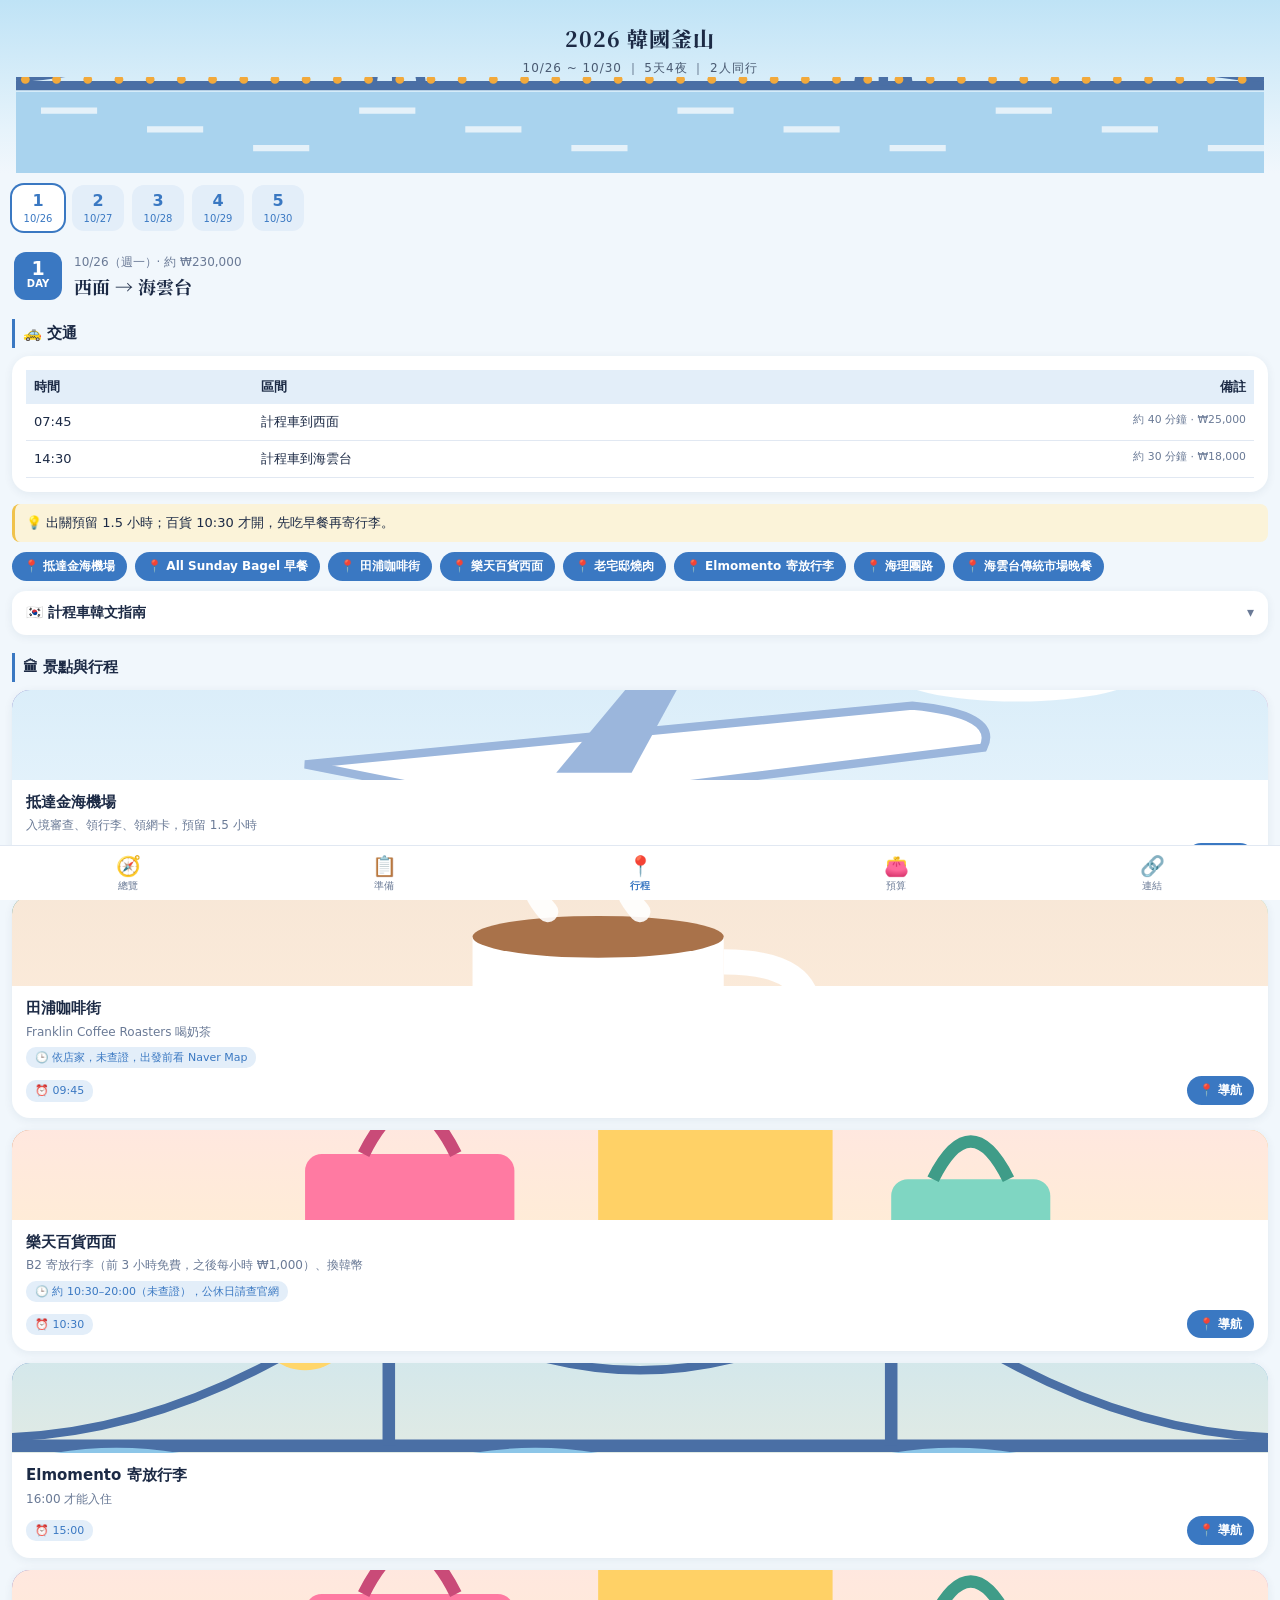
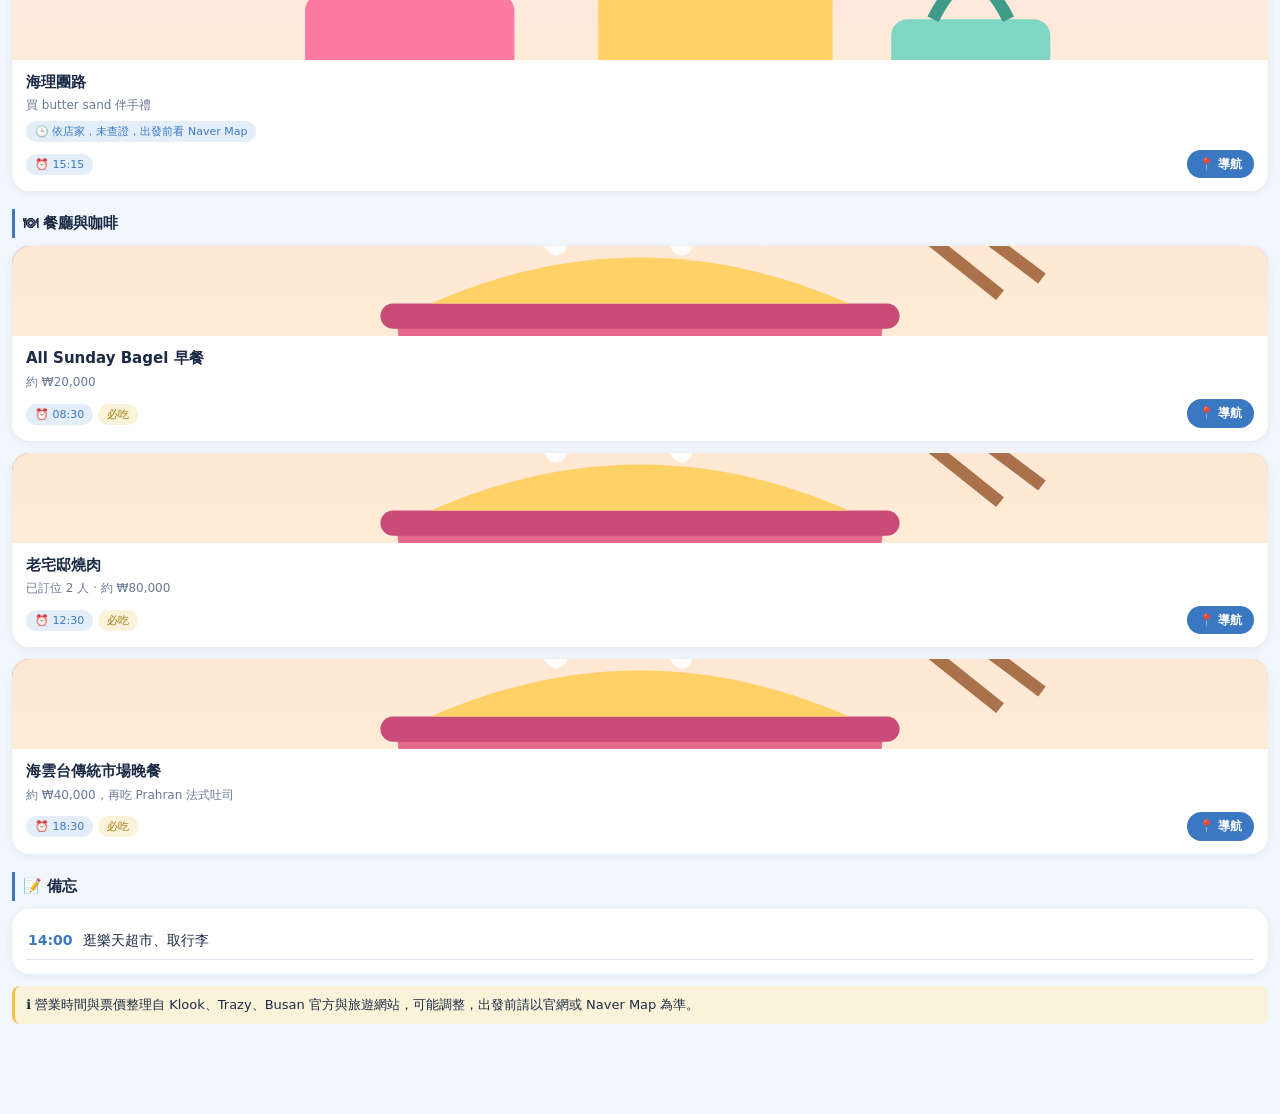
<file: index.html>
<!DOCTYPE html>
<html lang="zh-Hant"><head><meta charset="utf-8">
<meta name="viewport" content="width=device-width, initial-scale=1, viewport-fit=cover">
<title>2026 韓國釜山</title>
<link rel="stylesheet" href="https://fonts.googleapis.com/css2?family=Noto+Serif+TC:wght@600;800&display=swap">
<link rel="stylesheet" href="style.css"></head>
<body>
<header><h1>2026 韓國釜山</h1><p>10/26 ~ 10/30 ｜ 5天4夜 ｜ 2人同行</p><svg id="hv" viewBox="0 0 400 96" preserveAspectRatio="xMidYMax slice"></svg></header>

<div class="chips" id="chips">
<button class="chip" data-d="0"><b>1</b>10/26</button>
<button class="chip" data-d="1"><b>2</b>10/27</button>
<button class="chip" data-d="2"><b>3</b>10/28</button>
<button class="chip" data-d="3"><b>4</b>10/29</button>
<button class="chip" data-d="4"><b>5</b>10/30</button>
</div>

<main id="main">

<!-- 總覽 -->
<section class="tab" id="t-ov" hidden>

<div class="sec">✈️ 航班</div>
<div class="card"><h3>去程 10/26（一）真航空 LJ578</h3><div class="fl"><b>02:40</b><span>2h30m ✈</span><b>06:10</b></div><p>TPE 桃園 T1 → PUS 釜山金海</p><hr style="border:0;border-top:1px solid var(--line)"><h3>回程 10/30（五）真航空 LJ577</h3><div class="fl"><b>21:50</b><span>2h50m ✈</span><b>23:40</b></div><p>PUS 釜山金海 → TPE 桃園 T1</p></div>
<div class="sec">🏨 住宿一覽</div>
<div class="card">
<div class="li"><span>10/26–10/29（3 晚）<small>Gunam-ro 21beon-gil 6 · 入住 16:00 · 退房 11:00</small></span><b>Elmomento 海雲台</b></div>
<div class="li"><span>10/29–10/30（1 晚）<small>16:00 後入住 · 11:00 前退房</small></span><b>廣安里（待補）</b></div></div>
<div class="sec">🗺 旅行路線</div>
<div class="card">
<div class="li"><span>Day1 · 10/26</span><b>西面 → 海雲台</b></div>
<div class="li"><span>Day2 · 10/27</span><b>機張區</b></div>
<div class="li"><span>Day3 · 10/28</span><b>影島 → 南浦</b></div>
<div class="li"><span>Day4 · 10/29</span><b>新世界 → 廣安里</b></div>
<div class="li"><span>Day5 · 10/30</span><b>醫美 → 回程</b></div></div>
<div class="tip">🎫 釜山 Pass 實體票卡 48 小時 × 2（Klook JMP851357）。訂單上的 2027/8/27 是使用期限；首次入場時開始計時，建議 10/27 13:30 在 Skyline Luge 開卡，10/29 13:30 前入場 Spa Land。</div>
</section>

<!-- 準備 -->
<section class="tab" id="t-pp" hidden>

<details><summary>🛡 保險</summary><div class="kr"><span>旅平險加旅遊不便險，並確認醫美是否在保障內。</span></div></details>
<details><summary>📋 其他</summary><div class="kr"><span>入境：台灣護照至 2026/12/31 免申請 K-ETA。<br>App：Naver Map、KakaoT、Papago、Catchtable。<br>出發前查：樂天西面、新世界 10/26、10/29 公休日。</span></div></details>
<div class="card"><h3>🧳 行李清單 <span id="pt" style="float:right;font-weight:400;color:var(--sub)"></span></h3><div class="bar"><i id="pg"></i></div></div>
<details><summary>🪪 證件 & 重要物品</summary>
<label class="ck"><input type="checkbox"  data-id="pk0_0"><span>護照（效期 6 個月以上）</span></label>
<label class="ck"><input type="checkbox"  data-id="pk0_1"><span>機票與訂單截圖</span></label>
<label class="ck"><input type="checkbox"  data-id="pk0_2"><span>釜山 Pass（Klook JMP851357）</span></label>
<label class="ck"><input type="checkbox"  data-id="pk0_3"><span>Catchtable 訂位截圖</span></label>
<label class="ck"><input type="checkbox"  data-id="pk0_4"><span>信用卡、韓幣、台幣</span></label></details>
<details><summary>🔌 3C & 電子</summary>
<label class="ck"><input type="checkbox"  data-id="pk1_0"><span>eSIM 或 SIM 卡</span></label>
<label class="ck"><input type="checkbox"  data-id="pk1_1"><span>行動電源</span></label>
<label class="ck"><input type="checkbox"  data-id="pk1_2"><span>轉接頭（圓兩孔）</span></label>
<label class="ck"><input type="checkbox"  data-id="pk1_3"><span>充電線、耳機</span></label></details>
<details><summary>🧥 衣物</summary>
<label class="ck"><input type="checkbox"  data-id="pk2_0"><span>保暖外套（10–20°C）</span></label>
<label class="ck"><input type="checkbox"  data-id="pk2_1"><span>好走的鞋</span></label>
<label class="ck"><input type="checkbox"  data-id="pk2_2"><span>泳衣、毛巾（Spa Land、足浴）</span></label>
<label class="ck"><input type="checkbox"  data-id="pk2_3"><span>換洗衣物</span></label></details>
<details><summary>🧴 盥洗 & 個人用品</summary>
<label class="ck"><input type="checkbox"  data-id="pk3_0"><span>牙刷牙膏</span></label>
<label class="ck"><input type="checkbox"  data-id="pk3_1"><span>保養品、防曬</span></label>
<label class="ck"><input type="checkbox"  data-id="pk3_2"><span>口罩</span></label></details>
<details><summary>💊 藥品 & 急救</summary>
<label class="ck"><input type="checkbox"  data-id="pk4_0"><span>常備藥</span></label>
<label class="ck"><input type="checkbox"  data-id="pk4_1"><span>OK 繃</span></label>
<label class="ck"><input type="checkbox"  data-id="pk4_2"><span>腸胃藥</span></label></details>
<details><summary>🛍 其他</summary>
<label class="ck"><input type="checkbox"  data-id="pk5_0"><span>折疊購物袋（裝戰利品）</span></label>
<label class="ck"><input type="checkbox"  data-id="pk5_1"><span>退稅用的護照影本</span></label></details>
</section>

<!-- 每日行程 -->
<section class="tab" id="t-day">
<div class="day" id="d0" hidden>
<div class="dh"><div class="bd">1<small>DAY</small></div><div><span class="dt">10/26（週一）· 約 ₩230,000</span><h2>西面 → 海雲台</h2></div></div>
<div class="sec">🚕 交通</div>
<div class="card"><table>
<tr><th>時間</th><th>區間</th><th>備註</th></tr>
<tr><td>07:45</td><td>計程車到西面</td><td><small>約 40 分鐘 · ₩25,000</small></td></tr>
<tr><td>14:30</td><td>計程車到海雲台</td><td><small>約 30 分鐘 · ₩18,000</small></td></tr></table></div>
<div class="tip">💡 出關預留 1.5 小時；百貨 10:30 才開，先吃早餐再寄行李。</div>
<div class="pills"><a class="pill" href="https://www.google.com/maps/dir/?api=1&destination=Gimhae%20International%20Airport" target="_blank" rel="noopener">📍 抵達金海機場</a><a class="pill" href="https://www.google.com/maps/dir/?api=1&destination=All%20Sunday%20Bagel%20Seomyeon%20Busan" target="_blank" rel="noopener">📍 All Sunday Bagel 早餐</a><a class="pill" href="https://www.google.com/maps/dir/?api=1&destination=Jeonpo%20Cafe%20Street%20Busan" target="_blank" rel="noopener">📍 田浦咖啡街</a><a class="pill" href="https://www.google.com/maps/dir/?api=1&destination=Lotte%20Department%20Store%20Seomyeon" target="_blank" rel="noopener">📍 樂天百貨西面</a><a class="pill" href="https://www.google.com/maps/dir/?api=1&destination=Old%20Mansion%20Seomyeon%20Busan" target="_blank" rel="noopener">📍 老宅邸燒肉</a><a class="pill" href="https://www.google.com/maps/dir/?api=1&destination=Elmomento%20Haeundae%20Busan" target="_blank" rel="noopener">📍 Elmomento 寄放行李</a><a class="pill" href="https://www.google.com/maps/dir/?api=1&destination=Haerimdan-gil%20Busan" target="_blank" rel="noopener">📍 海理團路</a><a class="pill" href="https://www.google.com/maps/dir/?api=1&destination=Haeundae%20Traditional%20Market" target="_blank" rel="noopener">📍 海雲台傳統市場晚餐</a></div>
<details><summary>🇰🇷 計程車韓文指南</summary><div class="kr"><b>여기로 가 주세요.</b><span>請載我到這裡（出示地圖）</span></div><div class="kr"><b>여기서 세워 주세요.</b><span>請在這裡停車</span></div><div class="kr"><b>카드 결제 되나요?</b><span>可以刷卡嗎？</span></div><div class="kr"><b>영수증 주세요.</b><span>請給我收據</span></div><div class="kr"><b>예약했어요.</b><span>我有訂位</span></div></details>
<div class="sec">🏛 景點與行程</div>
<div class="sc"><div class="bn b1"><i data-k="plane"></i></div><div class="sb"><h3>抵達金海機場</h3><p>入境審查、領行李、領網卡，預留 1.5 小時</p><div class="row"><span><span class="ch">⏰ 06:10</span></span><a class="pill" href="https://www.google.com/maps/dir/?api=1&destination=Gimhae%20International%20Airport" target="_blank" rel="noopener">📍 導航</a></div></div></div>
<div class="sc"><div class="bn b2"><i data-k="coffee"></i></div><div class="sb"><h3>田浦咖啡街</h3><p>Franklin Coffee Roasters 喝奶茶</p><div class="ch2"><span class="ch">🕒 依店家，未查證，出發前看 Naver Map</span></div><div class="row"><span><span class="ch">⏰ 09:45</span></span><a class="pill" href="https://www.google.com/maps/dir/?api=1&destination=Jeonpo%20Cafe%20Street%20Busan" target="_blank" rel="noopener">📍 導航</a></div></div></div>
<div class="sc"><div class="bn b3"><i data-k="shop"></i></div><div class="sb"><h3>樂天百貨西面</h3><p>B2 寄放行李（前 3 小時免費，之後每小時 ₩1,000）、換韓幣</p><div class="ch2"><span class="ch">🕒 約 10:30–20:00（未查證），公休日請查官網</span></div><div class="row"><span><span class="ch">⏰ 10:30</span></span><a class="pill" href="https://www.google.com/maps/dir/?api=1&destination=Lotte%20Department%20Store%20Seomyeon" target="_blank" rel="noopener">📍 導航</a></div></div></div>
<div class="sc"><div class="bn b0"><i data-k="sea"></i></div><div class="sb"><h3>Elmomento 寄放行李</h3><p>16:00 才能入住</p><div class="row"><span><span class="ch">⏰ 15:00</span></span><a class="pill" href="https://www.google.com/maps/dir/?api=1&destination=Elmomento%20Haeundae%20Busan" target="_blank" rel="noopener">📍 導航</a></div></div></div>
<div class="sc"><div class="bn b1"><i data-k="shop"></i></div><div class="sb"><h3>海理團路</h3><p>買 butter sand 伴手禮</p><div class="ch2"><span class="ch">🕒 依店家，未查證，出發前看 Naver Map</span></div><div class="row"><span><span class="ch">⏰ 15:15</span></span><a class="pill" href="https://www.google.com/maps/dir/?api=1&destination=Haerimdan-gil%20Busan" target="_blank" rel="noopener">📍 導航</a></div></div></div>
<div class="sec">🍽 餐廳與咖啡</div>
<div class="sc"><div class="bn bf"><i data-k="food"></i></div><div class="sb"><h3>All Sunday Bagel 早餐</h3><p>約 ₩20,000</p><div class="row"><span><span class="ch">⏰ 08:30</span> <span class="ch y">必吃</span></span><a class="pill" href="https://www.google.com/maps/dir/?api=1&destination=All%20Sunday%20Bagel%20Seomyeon%20Busan" target="_blank" rel="noopener">📍 導航</a></div></div></div>
<div class="sc"><div class="bn bf"><i data-k="food"></i></div><div class="sb"><h3>老宅邸燒肉</h3><p>已訂位 2 人 · 約 ₩80,000</p><div class="row"><span><span class="ch">⏰ 12:30</span> <span class="ch y">必吃</span></span><a class="pill" href="https://www.google.com/maps/dir/?api=1&destination=Old%20Mansion%20Seomyeon%20Busan" target="_blank" rel="noopener">📍 導航</a></div></div></div>
<div class="sc"><div class="bn bf"><i data-k="food"></i></div><div class="sb"><h3>海雲台傳統市場晚餐</h3><p>約 ₩40,000，再吃 Prahran 法式吐司</p><div class="row"><span><span class="ch">⏰ 18:30</span> <span class="ch y">必吃</span></span><a class="pill" href="https://www.google.com/maps/dir/?api=1&destination=Haeundae%20Traditional%20Market" target="_blank" rel="noopener">📍 導航</a></div></div></div>
<div class="sec">📝 備忘</div>
<div class="card">
<div class="memo"><b>14:00</b><span>逛樂天超市、取行李</span></div></div>
<div class="tip">ℹ️ 營業時間與票價整理自 Klook、Trazy、Busan 官方與旅遊網站，可能調整，出發前請以官網或 Naver Map 為準。</div>
</div>

<div class="day" id="d1" hidden>
<div class="dh"><div class="bd">2<small>DAY</small></div><div><span class="dt">10/27（週二）· 約 ₩290,000</span><h2>機張區</h2></div></div>
<div class="tip">💡 13:30 Skyline Luge 開 Pass，之後 48 小時內要用完 Arte、松島纜車與 Spa Land。</div>
<div class="pills"><a class="pill" href="https://www.google.com/maps/dir/?api=1&destination=Egg%20Drop%20Haeundae" target="_blank" rel="noopener">📍 Egg Drop 或豬肉湯飯</a><a class="pill" href="https://www.google.com/maps/dir/?api=1&destination=Haedong%20Yonggungsa" target="_blank" rel="noopener">📍 海東龍宮寺</a><a class="pill" href="https://www.google.com/maps/dir/?api=1&destination=Gijang%20Market%20Busan" target="_blank" rel="noopener">📍 機張市場帝王蟹</a><a class="pill" href="https://www.google.com/maps/dir/?api=1&destination=Skyline%20Luge%20Busan" target="_blank" rel="noopener">📍 Skyline Luge</a><a class="pill" href="https://www.google.com/maps/dir/?api=1&destination=Liberta%20Gijang%20Busan" target="_blank" rel="noopener">📍 Liberta 海景咖啡</a><a class="pill" href="https://www.google.com/maps/dir/?api=1&destination=Cheongsapo%20Blueline%20Park" target="_blank" rel="noopener">📍 青沙浦 海岸列車／膠囊列車</a><a class="pill" href="https://www.google.com/maps/dir/?api=1&destination=Tiger%20Daifuku%20Mipo%20Busan" target="_blank" rel="noopener">📍 老虎冰淇淋大福</a><a class="pill" href="https://www.google.com/maps/dir/?api=1&destination=X%20the%20Sky%20Busan" target="_blank" rel="noopener">📍 X the Sky</a></div>
<details><summary>🇰🇷 計程車韓文指南</summary><div class="kr"><b>여기로 가 주세요.</b><span>請載我到這裡（出示地圖）</span></div><div class="kr"><b>여기서 세워 주세요.</b><span>請在這裡停車</span></div><div class="kr"><b>카드 결제 되나요?</b><span>可以刷卡嗎？</span></div><div class="kr"><b>영수증 주세요.</b><span>請給我收據</span></div><div class="kr"><b>예약했어요.</b><span>我有訂位</span></div></details>
<div class="sec">🏛 景點與行程</div>
<div class="sc"><div class="bn b1"><i data-k="temple"></i></div><div class="sb"><h3>海東龍宮寺</h3><p>計程車約 40 分鐘 · ₩28,000</p><div class="ch2"><span class="ch">🕒 04:30–19:20（入場至 18:50）</span><span class="ch">🎫 免費</span></div><div class="row"><span><span class="ch">⏰ 09:30</span></span><a class="pill" href="https://www.google.com/maps/dir/?api=1&destination=Haedong%20Yonggungsa" target="_blank" rel="noopener">📍 導航</a></div></div></div>
<div class="sc"><div class="bn b2"><i data-k="luge"></i></div><div class="sb"><h3>Skyline Luge</h3><p>釜山 Pass 開卡，48 小時內（到 10/29 13:30 前）要入場 Spa Land</p><div class="ch2"><span class="ch">🕒 10:00–19:00（售票至 18:30）</span><span class="ch">🎫 2 趟 ₩28,000 起</span><span class="ch y">Pass 免費</span></div><div class="row"><span><span class="ch">⏰ 13:30</span></span><a class="pill" href="https://www.google.com/maps/dir/?api=1&destination=Skyline%20Luge%20Busan" target="_blank" rel="noopener">📍 導航</a></div></div></div>
<div class="sc"><div class="bn b3"><i data-k="train"></i></div><div class="sb"><h3>青沙浦 海岸列車／膠囊列車</h3><p>到尾浦站 · Pass 含海岸列車（膠囊列車請現場確認）</p><div class="ch2"><span class="ch">🕒 09:30 起，末班依季節</span><span class="ch">🎫 海岸列車單程 ₩7,000 起</span><span class="ch y">Pass 免費</span></div><div class="row"><span><span class="ch">⏰ 17:00</span></span><a class="pill" href="https://www.google.com/maps/dir/?api=1&destination=Cheongsapo%20Blueline%20Park" target="_blank" rel="noopener">📍 導航</a></div></div></div>
<div class="sc"><div class="bn b0"><i data-k="sky"></i></div><div class="sb"><h3>X the Sky</h3><p>選配</p><div class="ch2"><span class="ch">🕒 10:00–21:00（售票至 20:30）</span><span class="ch">🎫 約 US$20／人</span><span class="ch y">Pass 免費</span></div><div class="row"><span><span class="ch">⏰ 18:30</span></span><a class="pill" href="https://www.google.com/maps/dir/?api=1&destination=X%20the%20Sky%20Busan" target="_blank" rel="noopener">📍 導航</a></div></div></div>
<div class="sec">🍽 餐廳與咖啡</div>
<div class="sc"><div class="bn bf"><i data-k="food"></i></div><div class="sb"><h3>Egg Drop 或豬肉湯飯</h3><p>約 ₩15,000</p><div class="row"><span><span class="ch">⏰ 08:30</span> <span class="ch y">必吃</span></span><a class="pill" href="https://www.google.com/maps/dir/?api=1&destination=Egg%20Drop%20Haeundae" target="_blank" rel="noopener">📍 導航</a></div></div></div>
<div class="sc"><div class="bn bf"><i data-k="food"></i></div><div class="sb"><h3>機張市場帝王蟹</h3><p>約 ₩120,000（時價）</p><div class="row"><span><span class="ch">⏰ 11:00</span> <span class="ch y">必吃</span></span><a class="pill" href="https://www.google.com/maps/dir/?api=1&destination=Gijang%20Market%20Busan" target="_blank" rel="noopener">📍 導航</a></div></div></div>
<div class="sc"><div class="bn bf"><i data-k="coffee"></i></div><div class="sb"><h3>Liberta 海景咖啡</h3><p>約 ₩20,000</p><div class="row"><span><span class="ch">⏰ 15:45</span> <span class="ch y">必吃</span></span><a class="pill" href="https://www.google.com/maps/dir/?api=1&destination=Liberta%20Gijang%20Busan" target="_blank" rel="noopener">📍 導航</a></div></div></div>
<div class="sc"><div class="bn bf"><i data-k="food"></i></div><div class="sb"><h3>老虎冰淇淋大福</h3><p>尾浦站</p><div class="row"><span><span class="ch">⏰ 17:45</span> <span class="ch y">必吃</span></span><a class="pill" href="https://www.google.com/maps/dir/?api=1&destination=Tiger%20Daifuku%20Mipo%20Busan" target="_blank" rel="noopener">📍 導航</a></div></div></div>
<div class="sec">📝 備忘</div>
<div class="card">
<div class="memo"><b>15:00</b><span>韓版灌籃高手平交道<small style="display:block;color:var(--sub)">確切位置請自行補上</small></span></div>
<div class="memo"><b>19:30</b><span>晚餐自選<small style="display:block;color:var(--sub)">約 ₩50,000</small></span></div></div>
<div class="tip">ℹ️ 營業時間與票價整理自 Klook、Trazy、Busan 官方與旅遊網站，可能調整，出發前請以官網或 Naver Map 為準。</div>
</div>

<div class="day" id="d2" hidden>
<div class="dh"><div class="bd">3<small>DAY</small></div><div><span class="dt">10/28（週三）· 約 ₩250,000</span><h2>影島 → 南浦</h2></div></div>
<div class="sec">🚕 交通</div>
<div class="card"><table>
<tr><th>時間</th><th>區間</th><th>備註</th></tr>
<tr><td>09:30</td><td>計程車到影島</td><td><small>約 50 分鐘 · ₩30,000</small></td></tr></table></div>
<div class="tip">💡 Arte Museum 建議先訂時段；松島纜車要在日落前到。</div>
<div class="pills"><a class="pill" href="https://www.google.com/maps/dir/?api=1&destination=Egg%20Drop%20Haeundae" target="_blank" rel="noopener">📍 Egg Drop 海雲台店</a><a class="pill" href="https://www.google.com/maps/dir/?api=1&destination=Arte%20Museum%20Busan" target="_blank" rel="noopener">📍 Arte Museum</a><a class="pill" href="https://www.google.com/maps/dir/?api=1&destination=Huinnyeoul%20Culture%20Village" target="_blank" rel="noopener">📍 白淺灘文化村</a><a class="pill" href="https://www.google.com/maps/dir/?api=1&destination=Huinnyeoul%20Foot%20Bath%20Cafe%20Busan" target="_blank" rel="noopener">📍 白淺灘足浴咖啡</a><a class="pill" href="https://www.google.com/maps/dir/?api=1&destination=Songdo%20Cable%20Car%20Busan" target="_blank" rel="noopener">📍 松島纜車看夕陽</a><a class="pill" href="https://www.google.com/maps/dir/?api=1&destination=Lisin%20Hanwoo%20Busan" target="_blank" rel="noopener">📍 Lisin 韓牛晚餐</a><a class="pill" href="https://www.google.com/maps/dir/?api=1&destination=BIFF%20Square%20Busan" target="_blank" rel="noopener">📍 BIFF 廣場＋樂天超市</a><a class="pill" href="https://www.google.com/maps/dir/?api=1&destination=Yeongdo%20Pojangmacha%20Busan" target="_blank" rel="noopener">📍 影島布帳馬車</a></div>
<details><summary>🇰🇷 計程車韓文指南</summary><div class="kr"><b>여기로 가 주세요.</b><span>請載我到這裡（出示地圖）</span></div><div class="kr"><b>여기서 세워 주세요.</b><span>請在這裡停車</span></div><div class="kr"><b>카드 결제 되나요?</b><span>可以刷卡嗎？</span></div><div class="kr"><b>영수증 주세요.</b><span>請給我收據</span></div><div class="kr"><b>예약했어요.</b><span>我有訂位</span></div></details>
<div class="sec">🏛 景點與行程</div>
<div class="sc"><div class="bn b1"><i data-k="museum"></i></div><div class="sb"><h3>Arte Museum</h3><p>Pass 免費（平日票價 ₩19,000／人）</p><div class="ch2"><span class="ch">🕒 10:00–20:00（最後入場 19:00）</span><span class="ch">🎫 平日 ₩19,000／人</span><span class="ch y">Pass 免費</span></div><div class="row"><span><span class="ch">⏰ 10:30</span></span><a class="pill" href="https://www.google.com/maps/dir/?api=1&destination=Arte%20Museum%20Busan" target="_blank" rel="noopener">📍 導航</a></div></div></div>
<div class="sc"><div class="bn b2"><i data-k="village"></i></div><div class="sb"><h3>白淺灘文化村</h3><div class="ch2"><span class="ch">🕒 全天開放</span><span class="ch">🎫 免費</span></div><div class="row"><span><span class="ch">⏰ 13:00</span></span><a class="pill" href="https://www.google.com/maps/dir/?api=1&destination=Huinnyeoul%20Culture%20Village" target="_blank" rel="noopener">📍 導航</a></div></div></div>
<div class="sc"><div class="bn b3"><i data-k="cable"></i></div><div class="sb"><h3>松島纜車看夕陽</h3><p>Pass 免費 · 日落約 17:45</p><div class="ch2"><span class="ch">🕒 秋季約 09:00–21:00（依天氣）</span><span class="ch">🎫 來回 ₩30,000 起</span><span class="ch y">Pass 免費</span></div><div class="row"><span><span class="ch">⏰ 16:30</span></span><a class="pill" href="https://www.google.com/maps/dir/?api=1&destination=Songdo%20Cable%20Car%20Busan" target="_blank" rel="noopener">📍 導航</a></div></div></div>
<div class="sc"><div class="bn b0"><i data-k="shop"></i></div><div class="sb"><h3>BIFF 廣場＋樂天超市</h3><div class="ch2"><span class="ch">🕒 依店家，未查證，出發前看 Naver Map</span></div><div class="row"><span><span class="ch">⏰ 20:00</span></span><a class="pill" href="https://www.google.com/maps/dir/?api=1&destination=BIFF%20Square%20Busan" target="_blank" rel="noopener">📍 導航</a></div></div></div>
<div class="sec">🍽 餐廳與咖啡</div>
<div class="sc"><div class="bn bf"><i data-k="food"></i></div><div class="sb"><h3>Egg Drop 海雲台店</h3><p>約 ₩15,000</p><div class="row"><span><span class="ch">⏰ 08:30</span> <span class="ch y">必吃</span></span><a class="pill" href="https://www.google.com/maps/dir/?api=1&destination=Egg%20Drop%20Haeundae" target="_blank" rel="noopener">📍 導航</a></div></div></div>
<div class="sc"><div class="bn bf"><i data-k="coffee"></i></div><div class="sb"><h3>白淺灘足浴咖啡</h3><p>約 ₩25,000</p><div class="row"><span><span class="ch">⏰ 14:30</span> <span class="ch y">必吃</span></span><a class="pill" href="https://www.google.com/maps/dir/?api=1&destination=Huinnyeoul%20Foot%20Bath%20Cafe%20Busan" target="_blank" rel="noopener">📍 導航</a></div></div></div>
<div class="sc"><div class="bn bf"><i data-k="food"></i></div><div class="sb"><h3>Lisin 韓牛晚餐</h3><p>約 ₩100,000</p><div class="row"><span><span class="ch">⏰ 18:30</span> <span class="ch y">必吃</span></span><a class="pill" href="https://www.google.com/maps/dir/?api=1&destination=Lisin%20Hanwoo%20Busan" target="_blank" rel="noopener">📍 導航</a></div></div></div>
<div class="sc"><div class="bn bf"><i data-k="food"></i></div><div class="sb"><h3>影島布帳馬車</h3><div class="row"><span><span class="ch">⏰ 21:00</span> <span class="ch y">必吃</span></span><a class="pill" href="https://www.google.com/maps/dir/?api=1&destination=Yeongdo%20Pojangmacha%20Busan" target="_blank" rel="noopener">📍 導航</a></div></div></div>
<div class="tip">ℹ️ 營業時間與票價整理自 Klook、Trazy、Busan 官方與旅遊網站，可能調整，出發前請以官網或 Naver Map 為準。</div>
</div>

<div class="day" id="d3" hidden>
<div class="dh"><div class="bd">4<small>DAY</small></div><div><span class="dt">10/29（週四）· 約 ₩200,000（不含購物）</span><h2>新世界 → 廣安里</h2></div></div>
<div class="sec">🚕 交通</div>
<div class="card"><table>
<tr><th>時間</th><th>區間</th><th>備註</th></tr>
<tr><td>18:30</td><td>計程車到廣安里</td><td><small>約 ₩12,000，16:00 後可入住</small></td></tr></table></div>
<div class="tip">💡 Pass 約在 13:30 到期，要先入場 Spa Land，所以先去 Spa Land 再逛新世界。</div>
<div class="pills"><a class="pill" href="https://www.google.com/maps/dir/?api=1&destination=Raynes%20Busan" target="_blank" rel="noopener">📍 Raynes 早餐</a><a class="pill" href="https://www.google.com/maps/dir/?api=1&destination=%E8%B1%9A%E7%AC%91%20Busan" target="_blank" rel="noopener">📍 豚笑</a><a class="pill" href="https://www.google.com/maps/dir/?api=1&destination=Shinsegae%20Centum%20City" target="_blank" rel="noopener">📍 新世界 Centum City</a><a class="pill" href="https://www.google.com/maps/dir/?api=1&destination=Spa%20Land%20Centum%20City" target="_blank" rel="noopener">📍 Spa Land 汗蒸幕</a><a class="pill" href="https://www.google.com/maps/dir/?api=1&destination=Gwangalli%20Beach" target="_blank" rel="noopener">📍 計程車到廣安里</a><a class="pill" href="https://www.google.com/maps/dir/?api=1&destination=Gwangalli%20Beach" target="_blank" rel="noopener">📍 廣安里夜景＋晚餐</a></div>
<details><summary>🇰🇷 計程車韓文指南</summary><div class="kr"><b>여기로 가 주세요.</b><span>請載我到這裡（出示地圖）</span></div><div class="kr"><b>여기서 세워 주세요.</b><span>請在這裡停車</span></div><div class="kr"><b>카드 결제 되나요?</b><span>可以刷卡嗎？</span></div><div class="kr"><b>영수증 주세요.</b><span>請給我收據</span></div><div class="kr"><b>예약했어요.</b><span>我有訂位</span></div></details>
<div class="sec">🏛 景點與行程</div>
<div class="sc"><div class="bn b1"><i data-k="shop"></i></div><div class="sb"><h3>新世界 Centum City</h3><p>計程車約 ₩15,000，B2 免費置物櫃寄放行李</p><div class="ch2"><span class="ch">🕒 約 10:30–20:00（未查證），公休日請查官網</span></div><div class="row"><span><span class="ch">⏰ 12:30</span></span><a class="pill" href="https://www.google.com/maps/dir/?api=1&destination=Shinsegae%20Centum%20City" target="_blank" rel="noopener">📍 導航</a></div></div></div>
<div class="sc"><div class="bn b2"><i data-k="spa"></i></div><div class="sb"><h3>Spa Land 汗蒸幕</h3><p>Pass 免費 4 小時（須在 Pass 到期前入場），超時每小時約 ₩5,000</p><div class="ch2"><span class="ch">🕒 09:00–22:00（最後入場 21:00）</span><span class="ch">🎫 約 ₩18,000／4 小時（估）</span><span class="ch y">Pass 免費</span></div><div class="row"><span><span class="ch">⏰ 13:00</span></span><a class="pill" href="https://www.google.com/maps/dir/?api=1&destination=Spa%20Land%20Centum%20City" target="_blank" rel="noopener">📍 導航</a></div></div></div>
<div class="sec">🍽 餐廳與咖啡</div>
<div class="sc"><div class="bn bf"><i data-k="food"></i></div><div class="sb"><h3>Raynes 早餐（選配）</h3><p>10:00 開，若趕不上候位就略過</p><div class="row"><span><span class="ch">⏰ 10:00</span> <span class="ch y">必吃</span></span><a class="pill" href="https://www.google.com/maps/dir/?api=1&destination=Raynes%20Busan" target="_blank" rel="noopener">📍 導航</a></div></div></div>
<div class="sc"><div class="bn bf"><i data-k="food"></i></div><div class="sb"><h3>豚笑</h3><p>Catchtable 候位 2 人 · 約 ₩40,000</p><div class="row"><span><span class="ch">⏰ 11:10</span> <span class="ch y">必吃</span></span><a class="pill" href="https://www.google.com/maps/dir/?api=1&destination=%E8%B1%9A%E7%AC%91%20Busan" target="_blank" rel="noopener">📍 導航</a></div></div></div>
<div class="sc"><div class="bn bf"><i data-k="food"></i></div><div class="sb"><h3>廣安里夜景＋晚餐</h3><p>約 ₩50,000</p><div class="row"><span><span class="ch">⏰ 19:30</span> <span class="ch y">必吃</span></span><a class="pill" href="https://www.google.com/maps/dir/?api=1&destination=Gwangalli%20Beach" target="_blank" rel="noopener">📍 導航</a></div></div></div>
<div class="sec">📝 備忘</div>
<div class="card">
<div class="memo"><b>10:30</b><span>退房<small style="display:block;color:var(--sub)">順路買 Seagull Sand 伴手禮</small></span></div>
<div class="memo"><b>16:30</b><span>新世界逛街<small style="display:block;color:var(--sub)">3F 外國人服務中心辦會員卡（帶護照）；B2 潮牌區；1F Shack Shack；Mega Coffee；3F 退稅</small></span></div></div>
<div class="tip">ℹ️ 營業時間與票價整理自 Klook、Trazy、Busan 官方與旅遊網站，可能調整，出發前請以官網或 Naver Map 為準。</div>
</div>

<div class="day" id="d4" hidden>
<div class="dh"><div class="bd">5<small>DAY</small></div><div><span class="dt">10/30（週五）· 約 ₩120,000（不含醫美、購物）</span><h2>醫美 → 回程</h2></div></div>
<div class="sec">🚕 交通</div>
<div class="card"><table>
<tr><th>時間</th><th>區間</th><th>備註</th></tr>
<tr><td>09:15</td><td>計程車到 Midam clinic</td><td><small>約 ₩15,000（地址待補）</small></td></tr>
<tr><td>13:00</td><td>計程車到新世界</td><td><small>約 ₩20,000，B2 寄放行李</small></td></tr>
<tr><td>18:15</td><td>取行李，計程車到機場</td><td><small>約 ₩28,000</small></td></tr></table></div>
<div class="tip">💡 醫美前先確認地址與時間；行李先帶著，看診後寄放新世界。</div>
<div class="pills"><a class="pill" href="https://www.google.com/maps/dir/?api=1&destination=Midam%20clinic%20Busan" target="_blank" rel="noopener">📍 計程車到 Midam clinic</a><a class="pill" href="https://www.google.com/maps/dir/?api=1&destination=Shinsegae%20Centum%20City" target="_blank" rel="noopener">📍 計程車到新世界</a><a class="pill" href="https://www.google.com/maps/dir/?api=1&destination=Gimhae%20International%20Airport" target="_blank" rel="noopener">📍 取行李，計程車到機場</a></div>
<details><summary>🇰🇷 計程車韓文指南</summary><div class="kr"><b>여기로 가 주세요.</b><span>請載我到這裡（出示地圖）</span></div><div class="kr"><b>여기서 세워 주세요.</b><span>請在這裡停車</span></div><div class="kr"><b>카드 결제 되나요?</b><span>可以刷卡嗎？</span></div><div class="kr"><b>영수증 주세요.</b><span>請給我收據</span></div><div class="kr"><b>예약했어요.</b><span>我有訂位</span></div></details>
<div class="sec">📝 備忘</div>
<div class="card">
<div class="memo"><b>08:30</b><span>退房、早餐<small style="display:block;color:var(--sub)">行李隨身帶 · 約 ₩15,000</small></span></div>
<div class="memo"><b>10:00</b><span>醫美看診<small style="display:block;color:var(--sub)">預留 2–3 小時</small></span></div>
<div class="memo"><b>13:30</b><span>Shack Shack、Mega Coffee、補貨<small style="display:block;color:var(--sub)">11:00 記得查要不要搶 Catchtable 號碼牌</small></span></div>
<div class="memo"><b>21:50</b><span>真航空 LJ577 起飛<small style="display:block;color:var(--sub)">23:40 抵達桃園 T1</small></span></div></div>
<div class="tip">ℹ️ 營業時間與票價整理自 Klook、Trazy、Busan 官方與旅遊網站，可能調整，出發前請以官網或 Naver Map 為準。</div>
</div>
</section>

<!-- 預算 -->
<section class="tab" id="t-bg" hidden>

<div class="sec">🏨 住宿</div>
<div class="card">
<div class="li"><span>10/26–10/29（3 晚）Elmomento<small>10/20 扣款</small></span><b>待補</b></div>
<div class="li"><span>10/29–10/30（1 晚）廣安里</span><b>待補</b></div></div>
<div class="sec">🍽🚕 每日餐飲與交通（估）</div>
<div class="card">
<div class="li"><span>Day1 · 西面 → 海雲台</span><b>₩230,000<small>NT$5,111</small></b></div>
<div class="li"><span>Day2 · 機張區</span><b>₩290,000<small>NT$6,444</small></b></div>
<div class="li"><span>Day3 · 影島 → 南浦</span><b>₩250,000<small>NT$5,556</small></b></div>
<div class="li"><span>Day4 · 新世界 → 廣安里</span><b>₩200,000<small>NT$4,444</small></b></div>
<div class="li"><span>Day5 · 醫美 → 回程</span><b>₩120,000<small>NT$2,667</small></b></div>
<div class="li tot"><span>小計</span><b>₩1,090,000<small>約 NT$24,222</small></b></div></div>
<div class="tip">以 ₩45 ≈ NT$1 粗估，不含機票、住宿、購物、醫美。</div>
</section>

<!-- 連結 -->
<section class="tab" id="t-ln" hidden>

<div class="sec">🔗 常用連結</div>
<div class="card">
<div class="pills"><a class="pill o" href="https://map.naver.com" target="_blank" rel="noopener">Naver Map</a><a class="pill o" href="https://maps.google.com" target="_blank" rel="noopener">Google Maps</a><a class="pill o" href="https://papago.naver.com" target="_blank" rel="noopener">Papago 翻譯</a><a class="pill o" href="https://www.catchtable.net" target="_blank" rel="noopener">Catchtable</a><a class="pill o" href="https://www.klook.com" target="_blank" rel="noopener">Klook 訂單</a><a class="pill o" href="https://www.k-eta.go.kr" target="_blank" rel="noopener">K-ETA</a></div></div>
</section>

</main>

<nav id="nav">
<button data-t="ov"><i>🧭</i>總覽</button>
<button data-t="pp"><i>📋</i>準備</button>
<button data-t="day"><i>📍</i>行程</button>
<button data-t="bg"><i>👛</i>預算</button>
<button data-t="ln"><i>🔗</i>連結</button>
</nav>
<script src="script.js"></script></body></html>
</file>
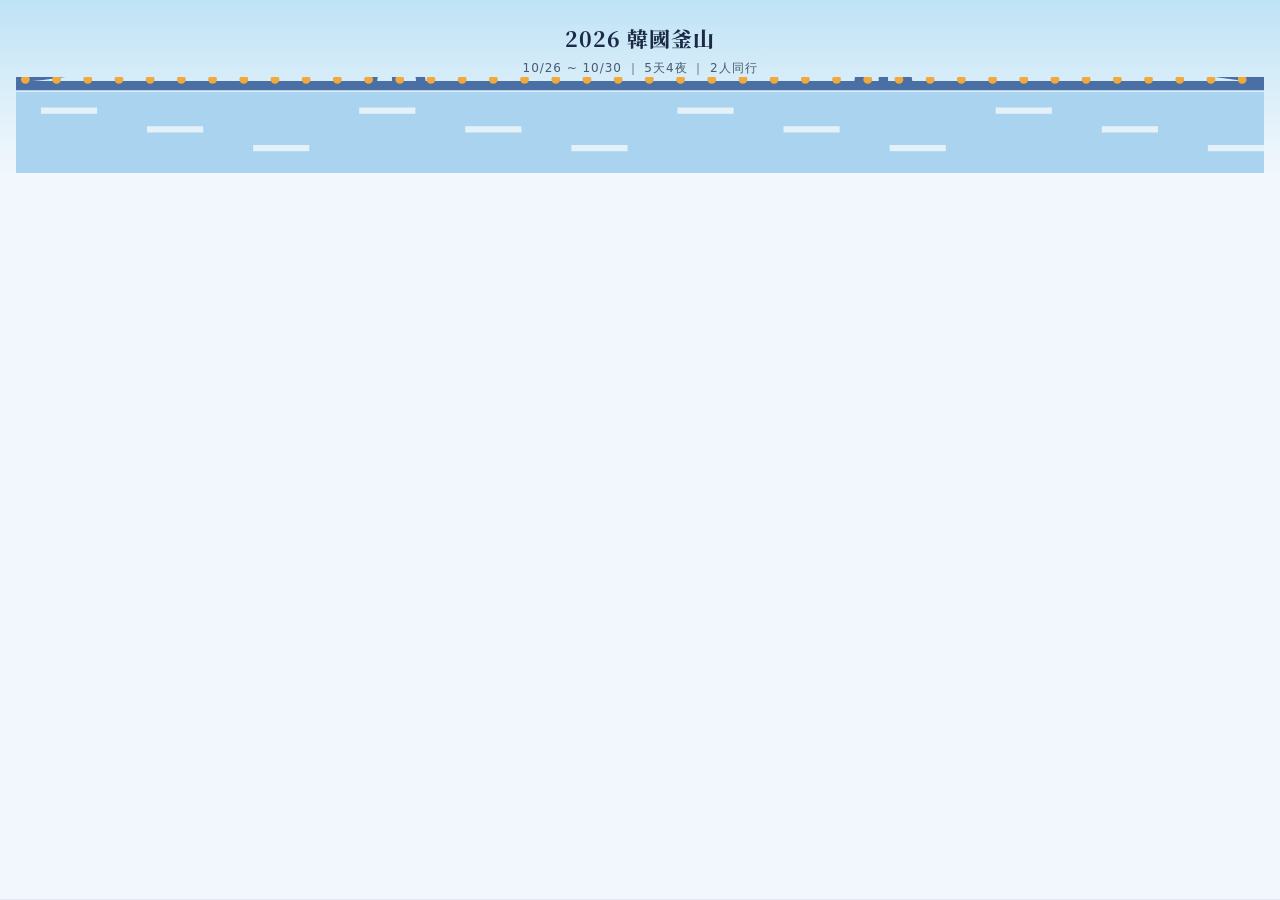
<file: index2.html>
<!DOCTYPE html>
<html lang="zh-Hant"><head><meta charset="utf-8">
<meta name="viewport" content="width=device-width, initial-scale=1, viewport-fit=cover">
<title>2026 韓國釜山</title>
<link rel="stylesheet" href="https://fonts.googleapis.com/css2?family=Noto+Serif+TC:wght@600;800&display=swap">
<link rel="stylesheet" href="style.css"></head>
<body>
<header><h1>2026 韓國釜山</h1><p>10/26 ~ 10/30 ｜ 5天4夜 ｜ 2人同行</p><svg id="hv" viewBox="0 0 400 96" preserveAspectRatio="xMidYMax slice"></svg></header>
<div class="chips" id="chips"></div>
<main id="main"></main>
<nav id="nav"></nav>
<script src="script.js"></script></body></html>
</file>
<file: style.css>
:root{box-sizing:border-box;padding-top:env(safe-area-inset-top,0px);--bg:#f1f7fc;--card:#fff;--ink:#1c2a45;--sub:#6a7a96;--blue:#3a78c2;--soft:#e3eef9;--tip:#fbf3d9;--bar:#f0c24b;--line:#e1e8f2}
html{scroll-padding-top:env(safe-area-inset-top,0px)}
*{box-sizing:border-box}
body{margin:0;background:var(--bg);color:var(--ink);font-family:"Noto Sans TC","PingFang TC","Microsoft JhengHei",system-ui,sans-serif;font-size:14px;line-height:1.55;padding-bottom:calc(74px + env(safe-area-inset-bottom,0px))}
header{background:linear-gradient(#bfe3f6,#e6f3fb 75%,#f1f7fc);color:#1c2a45;text-align:center;padding:22px 16px 0;overflow:hidden}
header h1{margin:0;font-family:"Noto Serif TC",serif;font-size:21px;font-weight:800;letter-spacing:.05em}
header p{margin:4px 0 0;font-size:12px;opacity:.75;letter-spacing:.08em}
#hv{display:block;width:100%;height:96px}
.chips{display:flex;gap:8px;overflow-x:auto;padding:12px 12px 4px;scrollbar-width:none}
.chip{flex:0 0 auto;width:52px;border:0;background:var(--soft);color:var(--blue);border-radius:12px;padding:6px 0;font:inherit;font-size:10px;line-height:1.3}
.chip b{display:block;font-size:16px}
.chip.on{background:var(--card);box-shadow:0 0 0 2px var(--blue)}
main{padding:6px 12px}
.dh{display:flex;gap:12px;align-items:center;margin:10px 2px 6px}
.bd{width:48px;height:48px;border-radius:12px;background:var(--blue);color:#fff;text-align:center;font-weight:800;font-size:19px;line-height:1.05;padding-top:7px}
.bd small{display:block;font-size:10px}
.dt{color:var(--sub);font-size:12px}
h2{margin:0;font-family:"Noto Serif TC",serif;font-size:18px}
.sec{border-left:3px solid var(--blue);padding:3px 0 3px 8px;margin:18px 0 8px;font-weight:700;font-size:15px}
.card{background:var(--card);border-radius:18px;padding:14px;margin-bottom:12px;box-shadow:0 2px 10px rgba(30,50,90,.07)}
.card h3{margin:0 0 6px;font-size:15px}
.card p{margin:3px 0;color:var(--sub)}
table{width:100%;border-collapse:collapse;font-size:13px}
th{background:var(--soft);color:var(--ink);text-align:left;padding:7px 8px}
td{padding:8px;border-bottom:1px solid var(--line);vertical-align:top}
td small{display:block;color:var(--sub)}
tr td:last-child,tr th:last-child{text-align:right}
.tip{background:var(--tip);border-left:3px solid var(--bar);border-radius:8px;padding:9px 11px;margin:10px 0;font-size:13px}
.pills{display:flex;flex-wrap:wrap;gap:8px;margin:10px 0}
.pill{display:inline-block;background:var(--blue);color:#fff;text-decoration:none;border-radius:20px;padding:5px 12px;font-size:12px;font-weight:600}
.pill.o{background:none;border:1.5px solid var(--blue);color:var(--blue)}
details{background:var(--card);border-radius:14px;padding:11px 14px;margin-bottom:10px;box-shadow:0 2px 10px rgba(30,50,90,.07)}
summary{font-weight:700;cursor:pointer;list-style:none;display:flex;justify-content:space-between}
summary::after{content:"▾";color:var(--sub)}
details[open] summary::after{content:"▴"}
.kr{margin:10px 0 0}.kr b{display:block;font-size:14px}.kr span{color:var(--sub);font-size:12px}
.sc{background:var(--card);border-radius:18px;overflow:hidden;margin-bottom:12px;box-shadow:0 2px 10px rgba(30,50,90,.07)}
.bn{height:90px;overflow:hidden}.bn svg{display:block;width:100%;height:100%}
.b0{background:linear-gradient(135deg,#3f6fb5,#7fb6d9)}.b1{background:linear-gradient(135deg,#6a5fb5,#d8a0c8)}.b2{background:linear-gradient(135deg,#2f8a8a,#9fd6b8)}.b3{background:linear-gradient(135deg,#c9774a,#f0c27a)}.bf{background:linear-gradient(135deg,#b85a6a,#f0a99a)}
.sb{padding:11px 14px 13px}.sb h3{margin:0;font-size:15px}.sb p{margin:2px 0 0;color:var(--sub);font-size:12px}
.row{display:flex;justify-content:space-between;align-items:center;margin-top:8px;gap:6px}
.ch{display:inline-block;background:var(--soft);color:var(--blue);border-radius:10px;padding:2px 9px;font-size:11px}
.ch2{margin-top:6px;display:flex;flex-wrap:wrap;gap:6px}.ch.y{background:var(--tip);color:#a07a10}
.memo{display:flex;gap:10px;padding:7px 2px;border-bottom:1px solid var(--line)}.memo b{color:var(--blue);min-width:44px}
.li{display:flex;justify-content:space-between;gap:10px;padding:8px 0;border-bottom:1px solid var(--line)}
.li small{display:block;color:var(--sub)}
.li:last-child{border:0}
.tot{font-weight:800;color:var(--blue)}
.fl{display:flex;justify-content:space-between;align-items:center;margin:6px 0}
.fl b{font-size:22px;font-family:"Noto Serif TC",serif}
.bar{height:6px;background:var(--soft);border-radius:4px;overflow:hidden;margin:8px 0 4px}.bar i{display:block;height:100%;background:#3fae7a;width:0}
label.ck{display:flex;gap:10px;align-items:center;padding:6px 0;border-bottom:1px solid var(--line)}
label.ck input{width:19px;height:19px;accent-color:var(--blue)}
label.ck input:checked+span{text-decoration:line-through;opacity:.5}
nav{position:fixed;left:0;right:0;bottom:0;display:flex;background:var(--card);border-top:1px solid var(--line);padding-bottom:env(safe-area-inset-bottom,0px)}
nav button{flex:1;border:0;background:none;color:var(--sub);font:inherit;font-size:10px;padding:8px 0 7px}
nav button i{display:block;font-style:normal;font-size:20px;line-height:1.2}
nav button.on{color:var(--blue);font-weight:700}
</file>
